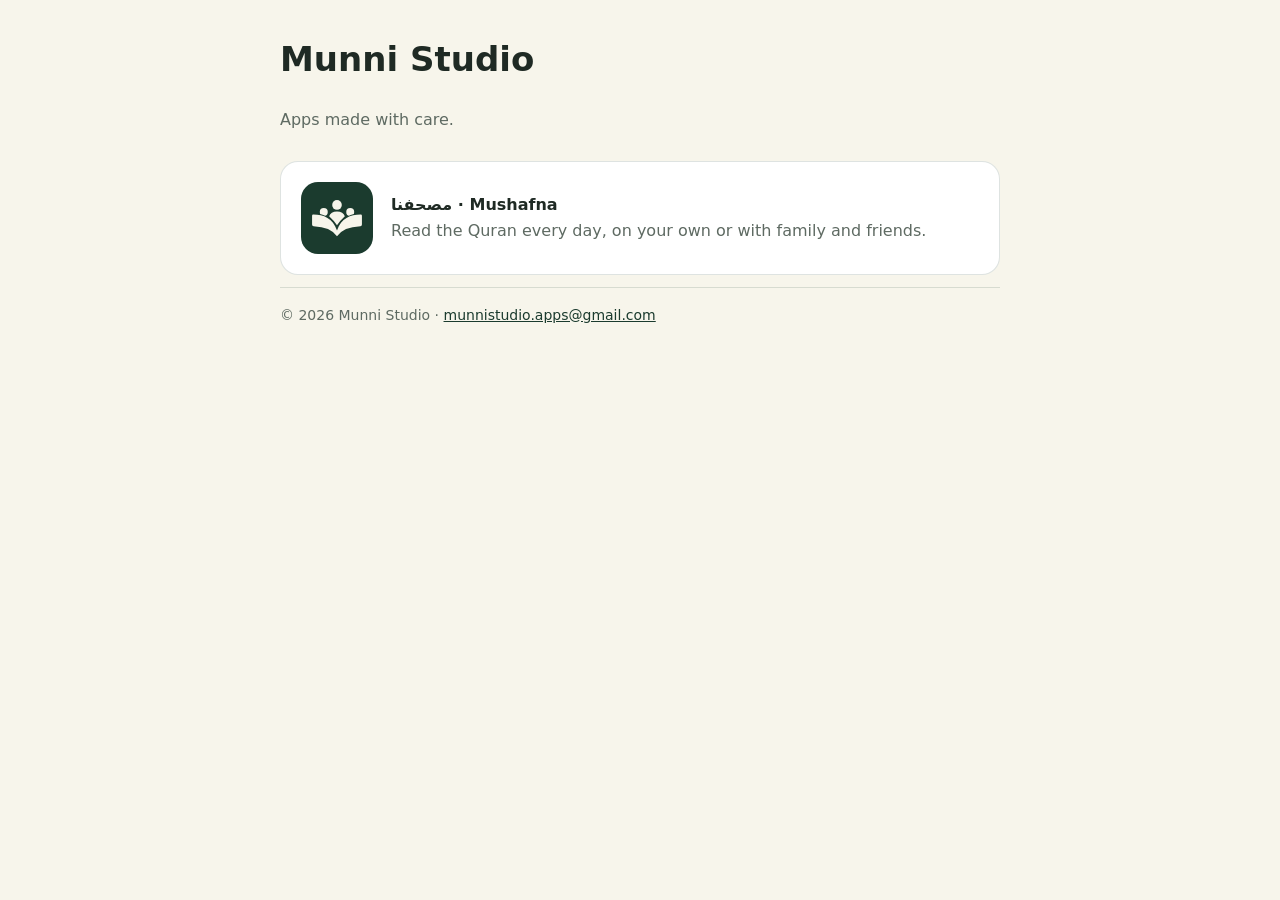
<file: index.html>
<!doctype html><html lang="en"><head><meta charset="utf-8"><meta name="viewport" content="width=device-width,initial-scale=1"><title>Munni Studio</title><link rel="stylesheet" href="style.css"></head><body><main><h1>Munni Studio</h1><p class="muted">Apps made with care.</p>
<a class="card" href="mushafna/"><div class="icon"><img src="mushafna/mark-cream.svg" alt=""></div><div><strong>مصحفنا · Mushafna</strong><br><span class="muted">Read the Quran every day, on your own or with family and friends.</span></div></a><footer>© 2026 Munni Studio · <a href="mailto:munnistudio.apps@gmail.com">munnistudio.apps@gmail.com</a></footer></main></body></html>
</file>
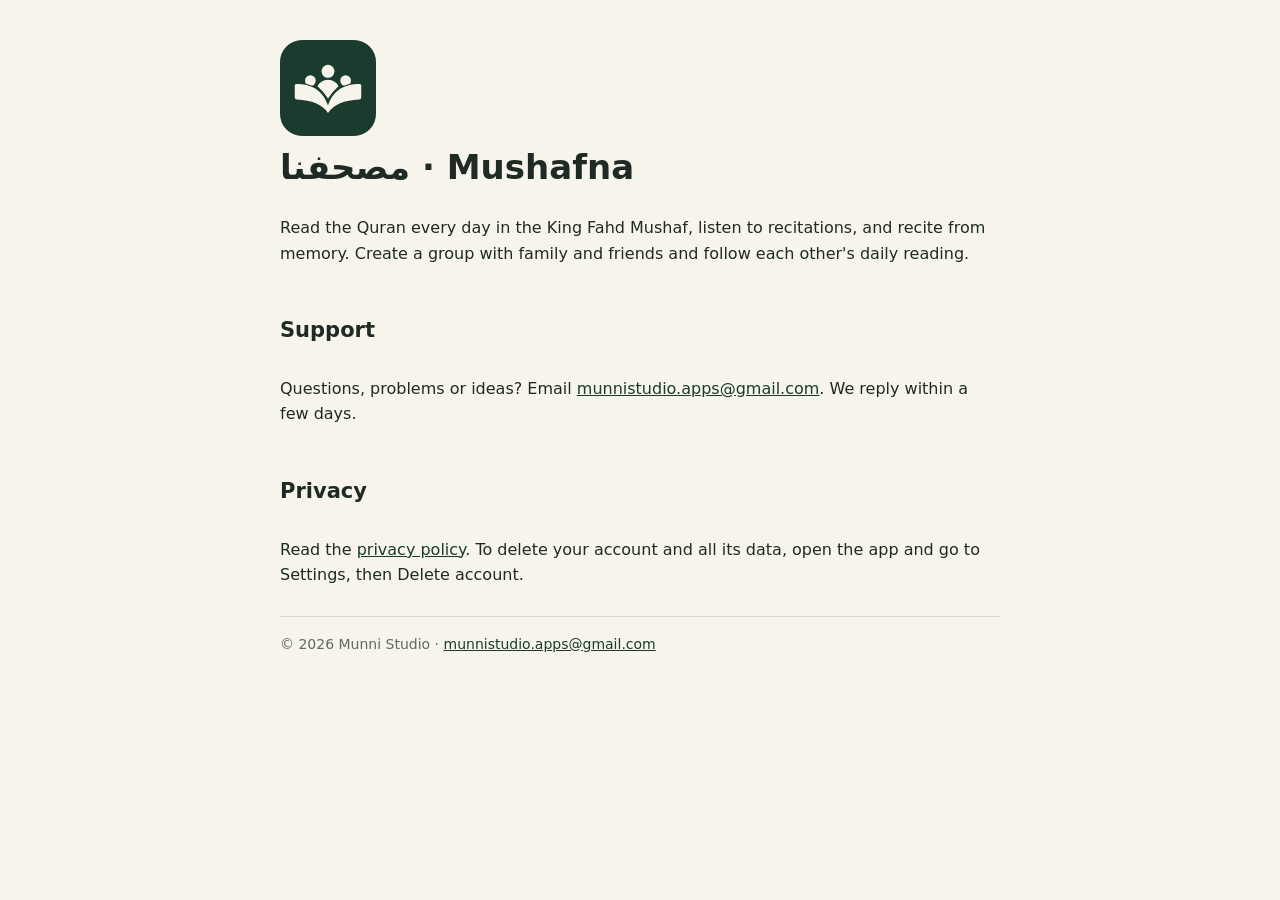
<file: mushafna/index.html>
<!doctype html><html lang="en"><head><meta charset="utf-8"><meta name="viewport" content="width=device-width,initial-scale=1"><title>Mushafna</title><link rel="stylesheet" href="../style.css"></head><body><main><div class="icon" style="width:96px;height:96px;border-radius:22px"><img src="mark-cream.svg" alt="" style="width:72px"></div>
<h1>مصحفنا · Mushafna</h1>
<p>Read the Quran every day in the King Fahd Mushaf, listen to recitations, and recite from memory. Create a group with family and friends and follow each other's daily reading.</p>
<h2>Support</h2><p>Questions, problems or ideas? Email <a href="mailto:munnistudio.apps@gmail.com">munnistudio.apps@gmail.com</a>. We reply within a few days.</p>
<h2>Privacy</h2><p>Read the <a href="privacy.html">privacy policy</a>. To delete your account and all its data, open the app and go to Settings, then Delete account.</p><footer>© 2026 Munni Studio · <a href="mailto:munnistudio.apps@gmail.com">munnistudio.apps@gmail.com</a></footer></main></body></html>
</file>
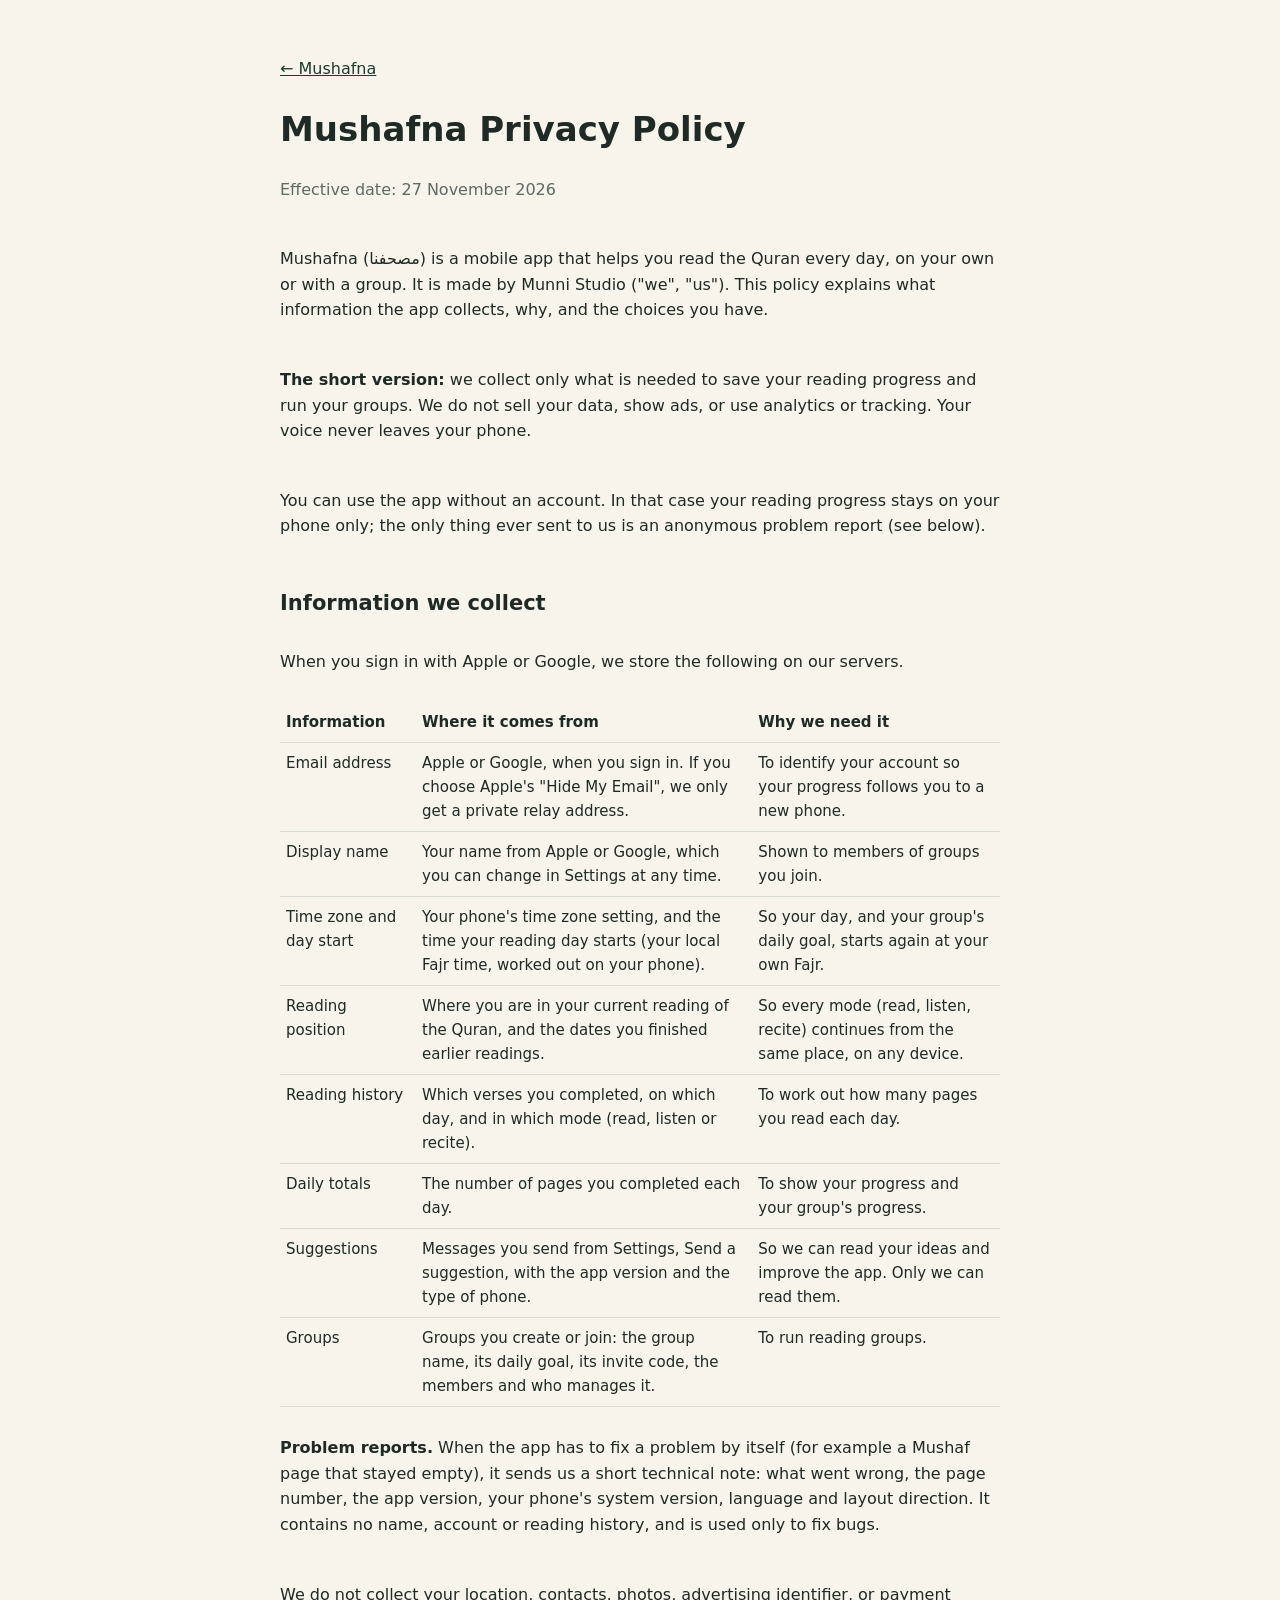
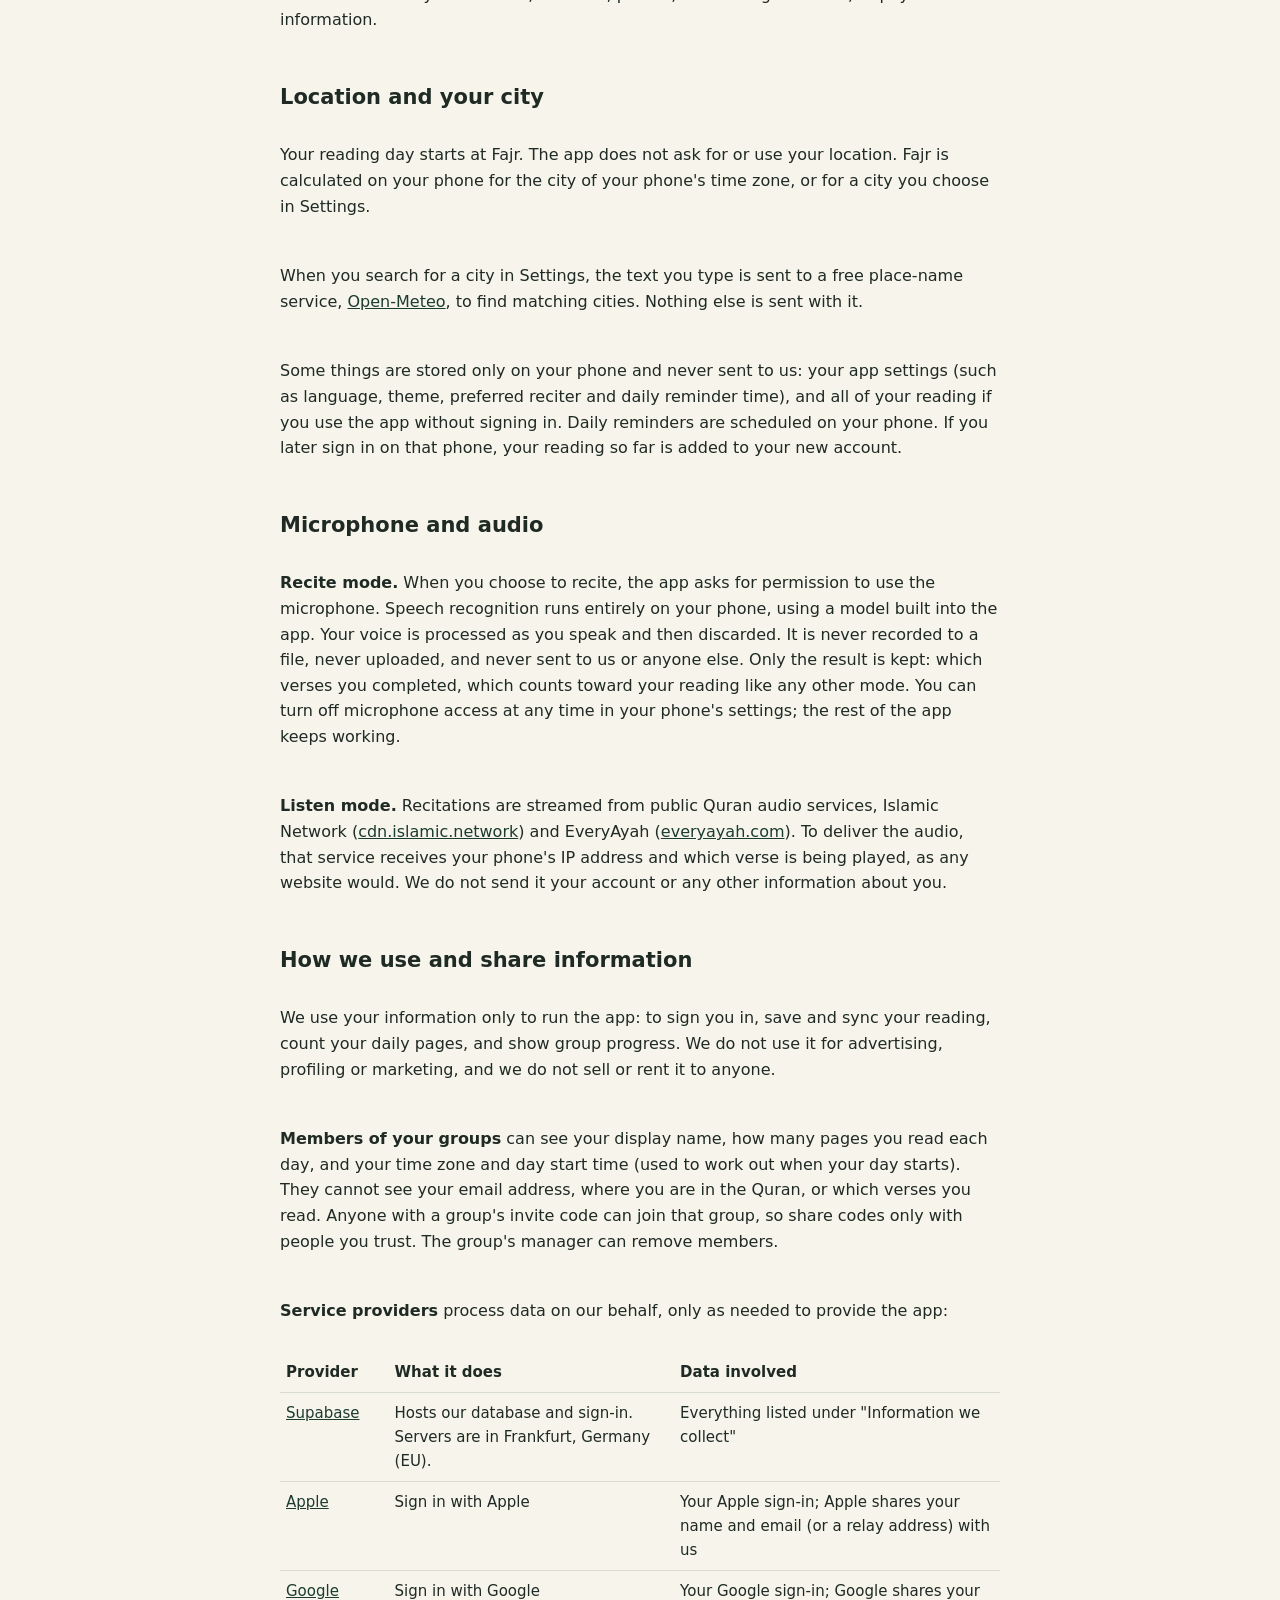
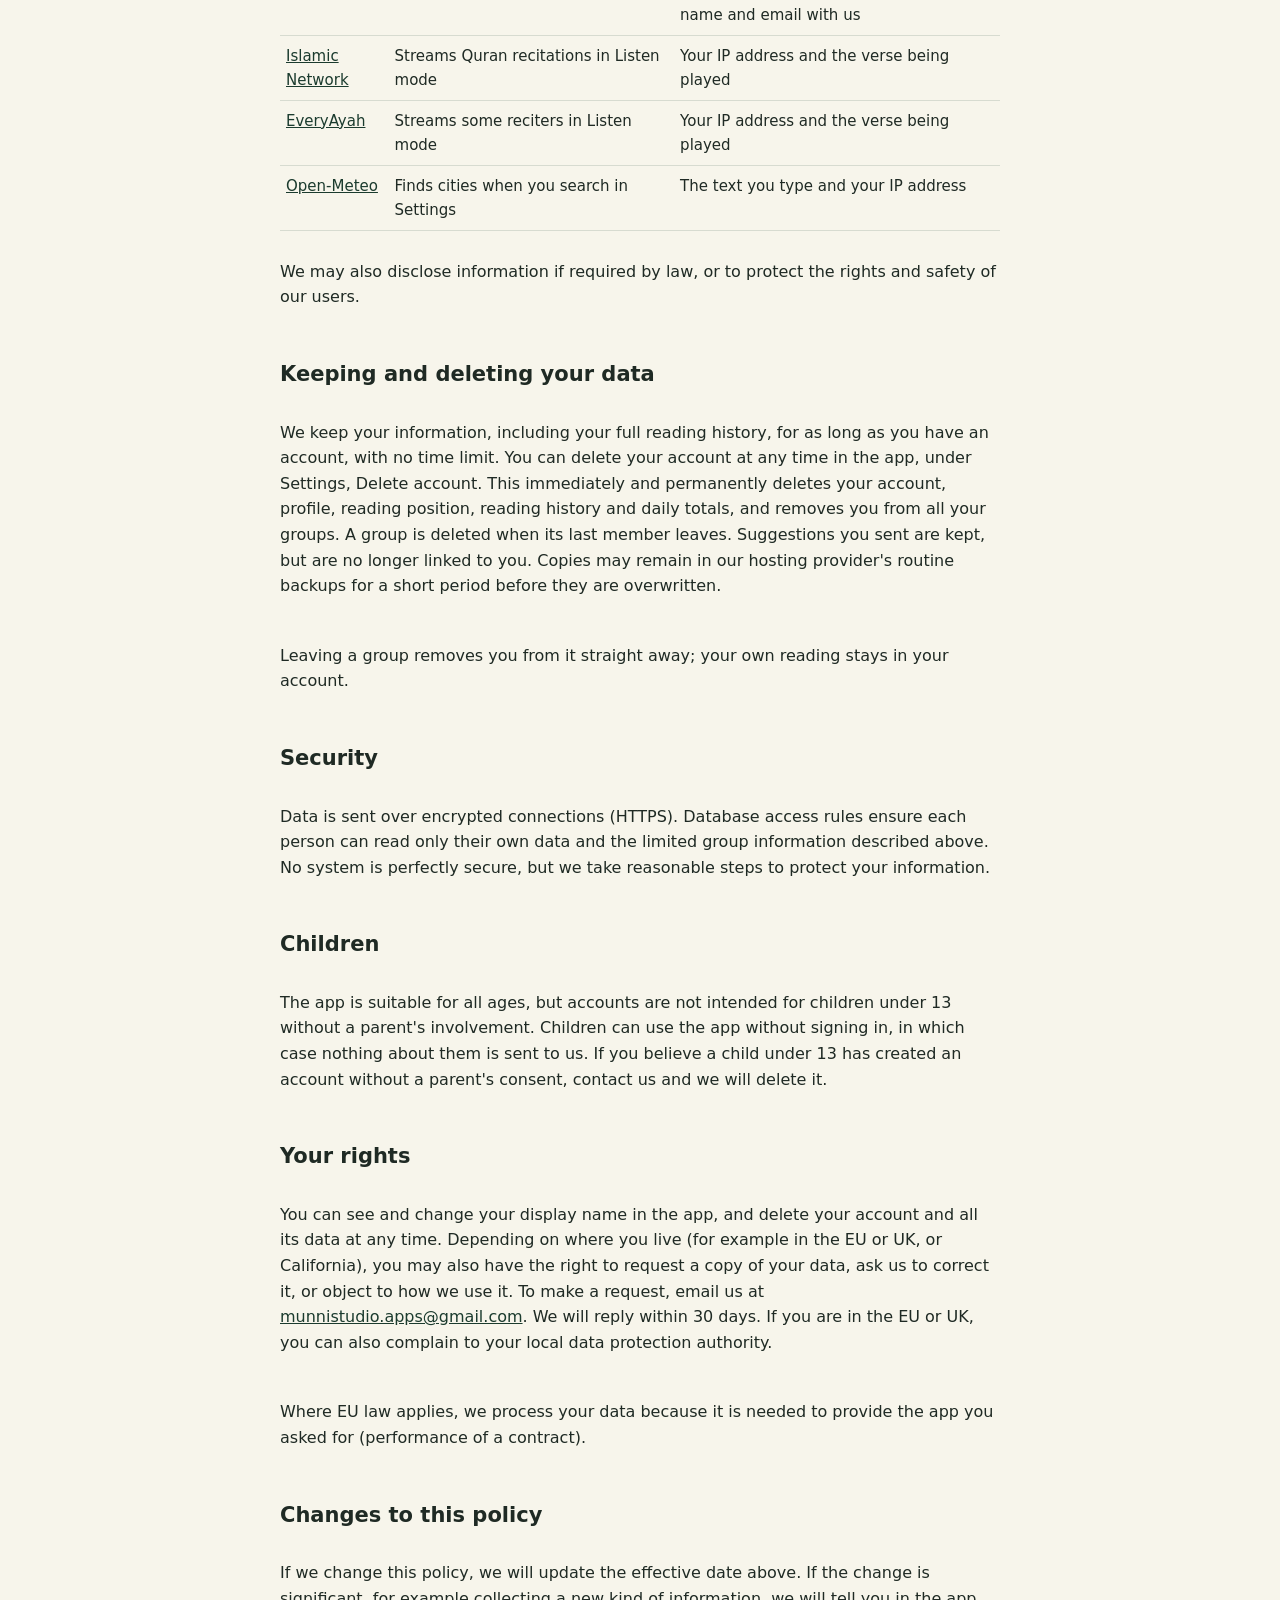
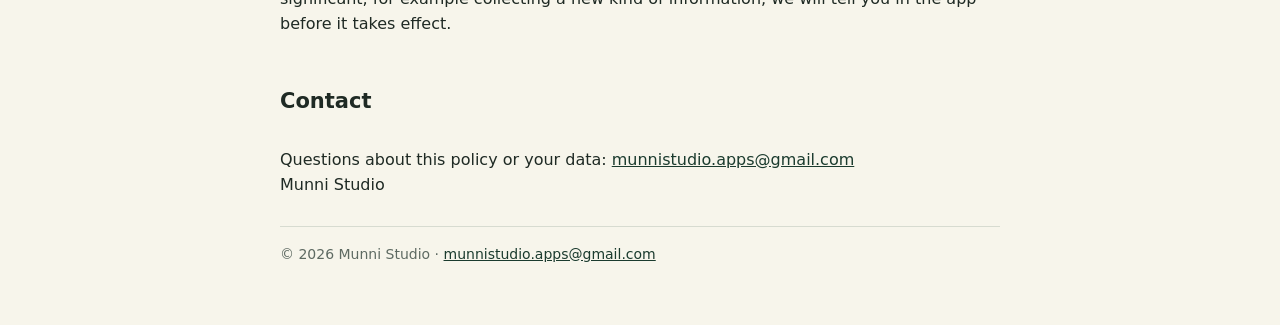
<file: mushafna/privacy.html>
<!doctype html><html lang="en"><head><meta charset="utf-8"><meta name="viewport" content="width=device-width,initial-scale=1"><title>Mushafna Privacy Policy</title><link rel="stylesheet" href="../style.css"></head><body><main><p><a href="./">← Mushafna</a></p>
<h1>Mushafna Privacy Policy</h1>
<p class="muted">Effective date: 27 November 2026</p>
<p>Mushafna (مصحفنا) is a mobile app that helps you read the Quran every day, on your own or with a group. It is made by Munni Studio ("we", "us"). This policy explains what information the app collects, why, and the choices you have.</p>
<p><strong>The short version:</strong> we collect only what is needed to save your reading progress and run your groups. We do not sell your data, show ads, or use analytics or tracking. Your voice never leaves your phone.</p>
<p>You can use the app without an account. In that case your reading progress stays on your phone only; the only thing ever sent to us is an anonymous problem report (see below).</p>
<h2>Information we collect</h2>
<p>When you sign in with Apple or Google, we store the following on our servers.</p>
<div class="wrap"><table><tr><th>Information</th><th>Where it comes from</th><th>Why we need it</th></tr><tr><td>Email address</td><td>Apple or Google, when you sign in. If you choose Apple's "Hide My Email", we only get a private relay address.</td><td>To identify your account so your progress follows you to a new phone.</td></tr><tr><td>Display name</td><td>Your name from Apple or Google, which you can change in Settings at any time.</td><td>Shown to members of groups you join.</td></tr><tr><td>Time zone and day start</td><td>Your phone's time zone setting, and the time your reading day starts (your local Fajr time, worked out on your phone).</td><td>So your day, and your group's daily goal, starts again at your own Fajr.</td></tr><tr><td>Reading position</td><td>Where you are in your current reading of the Quran, and the dates you finished earlier readings.</td><td>So every mode (read, listen, recite) continues from the same place, on any device.</td></tr><tr><td>Reading history</td><td>Which verses you completed, on which day, and in which mode (read, listen or recite).</td><td>To work out how many pages you read each day.</td></tr><tr><td>Daily totals</td><td>The number of pages you completed each day.</td><td>To show your progress and your group's progress.</td></tr><tr><td>Suggestions</td><td>Messages you send from Settings, Send a suggestion, with the app version and the type of phone.</td><td>So we can read your ideas and improve the app. Only we can read them.</td></tr><tr><td>Groups</td><td>Groups you create or join: the group name, its daily goal, its invite code, the members and who manages it.</td><td>To run reading groups.</td></tr></table></div>
<p><strong>Problem reports.</strong> When the app has to fix a problem by itself (for example a Mushaf page that stayed empty), it sends us a short technical note: what went wrong, the page number, the app version, your phone's system version, language and layout direction. It contains no name, account or reading history, and is used only to fix bugs.</p>
<p>We do not collect your location, contacts, photos, advertising identifier, or payment information.</p>
<h2>Location and your city</h2>
<p>Your reading day starts at Fajr. The app does not ask for or use your location. Fajr is calculated on your phone for the city of your phone's time zone, or for a city you choose in Settings.</p>
<p>When you search for a city in Settings, the text you type is sent to a free place-name service, <a href="https://open-meteo.com/en/terms">Open-Meteo</a>, to find matching cities. Nothing else is sent with it.</p>
<p>Some things are stored only on your phone and never sent to us: your app settings (such as language, theme, preferred reciter and daily reminder time), and all of your reading if you use the app without signing in. Daily reminders are scheduled on your phone. If you later sign in on that phone, your reading so far is added to your new account.</p>
<h2>Microphone and audio</h2>
<p><strong>Recite mode.</strong> When you choose to recite, the app asks for permission to use the microphone. Speech recognition runs entirely on your phone, using a model built into the app. Your voice is processed as you speak and then discarded. It is never recorded to a file, never uploaded, and never sent to us or anyone else. Only the result is kept: which verses you completed, which counts toward your reading like any other mode. You can turn off microphone access at any time in your phone's settings; the rest of the app keeps working.</p>
<p><strong>Listen mode.</strong> Recitations are streamed from public Quran audio services, Islamic Network (<a href="https://cdn.islamic.network">cdn.islamic.network</a>) and EveryAyah (<a href="https://everyayah.com">everyayah.com</a>). To deliver the audio, that service receives your phone's IP address and which verse is being played, as any website would. We do not send it your account or any other information about you.</p>
<h2>How we use and share information</h2>
<p>We use your information only to run the app: to sign you in, save and sync your reading, count your daily pages, and show group progress. We do not use it for advertising, profiling or marketing, and we do not sell or rent it to anyone.</p>
<p><strong>Members of your groups</strong> can see your display name, how many pages you read each day, and your time zone and day start time (used to work out when your day starts). They cannot see your email address, where you are in the Quran, or which verses you read. Anyone with a group's invite code can join that group, so share codes only with people you trust. The group's manager can remove members.</p>
<p><strong>Service providers</strong> process data on our behalf, only as needed to provide the app:</p>
<div class="wrap"><table><tr><th>Provider</th><th>What it does</th><th>Data involved</th></tr><tr><td><a href="https://supabase.com/privacy">Supabase</a></td><td>Hosts our database and sign-in. Servers are in Frankfurt, Germany (EU).</td><td>Everything listed under "Information we collect"</td></tr><tr><td><a href="https://www.apple.com/legal/privacy/">Apple</a></td><td>Sign in with Apple</td><td>Your Apple sign-in; Apple shares your name and email (or a relay address) with us</td></tr><tr><td><a href="https://policies.google.com/privacy">Google</a></td><td>Sign in with Google</td><td>Your Google sign-in; Google shares your name and email with us</td></tr><tr><td><a href="https://cdn.islamic.network">Islamic Network</a></td><td>Streams Quran recitations in Listen mode</td><td>Your IP address and the verse being played</td></tr><tr><td><a href="https://everyayah.com">EveryAyah</a></td><td>Streams some reciters in Listen mode</td><td>Your IP address and the verse being played</td></tr><tr><td><a href="https://open-meteo.com/en/terms">Open-Meteo</a></td><td>Finds cities when you search in Settings</td><td>The text you type and your IP address</td></tr></table></div>
<p>We may also disclose information if required by law, or to protect the rights and safety of our users.</p>
<h2>Keeping and deleting your data</h2>
<p>We keep your information, including your full reading history, for as long as you have an account, with no time limit. You can delete your account at any time in the app, under Settings, Delete account. This immediately and permanently deletes your account, profile, reading position, reading history and daily totals, and removes you from all your groups. A group is deleted when its last member leaves. Suggestions you sent are kept, but are no longer linked to you. Copies may remain in our hosting provider's routine backups for a short period before they are overwritten.</p>
<p>Leaving a group removes you from it straight away; your own reading stays in your account.</p>
<h2>Security</h2>
<p>Data is sent over encrypted connections (HTTPS). Database access rules ensure each person can read only their own data and the limited group information described above. No system is perfectly secure, but we take reasonable steps to protect your information.</p>
<h2>Children</h2>
<p>The app is suitable for all ages, but accounts are not intended for children under 13 without a parent's involvement. Children can use the app without signing in, in which case nothing about them is sent to us. If you believe a child under 13 has created an account without a parent's consent, contact us and we will delete it.</p>
<h2>Your rights</h2>
<p>You can see and change your display name in the app, and delete your account and all its data at any time. Depending on where you live (for example in the EU or UK, or California), you may also have the right to request a copy of your data, ask us to correct it, or object to how we use it. To make a request, email us at <a href="mailto:munnistudio.apps@gmail.com">munnistudio.apps@gmail.com</a>. We will reply within 30 days. If you are in the EU or UK, you can also complain to your local data protection authority.</p>
<p>Where EU law applies, we process your data because it is needed to provide the app you asked for (performance of a contract).</p>
<h2>Changes to this policy</h2>
<p>If we change this policy, we will update the effective date above. If the change is significant, for example collecting a new kind of information, we will tell you in the app before it takes effect.</p>
<h2>Contact</h2>
<p>Questions about this policy or your data: <a href="mailto:munnistudio.apps@gmail.com">munnistudio.apps@gmail.com</a><br>Munni Studio</p><footer>© 2026 Munni Studio · <a href="mailto:munnistudio.apps@gmail.com">munnistudio.apps@gmail.com</a></footer></main></body></html>
</file>
<file: style.css>
:root{--bg:#F7F5EB;--surface:#FFFFFF;--ink:#1F2A24;--ink2:#5E6A62;--line:rgba(27,59,46,.14);--green:#1B3B2E}
@media (prefers-color-scheme:dark){:root{--bg:#111A15;--surface:#18231D;--ink:#E7EDE8;--ink2:#9DAAA1;--line:rgba(231,237,232,.12);--green:#8AB79E}}
*{box-sizing:border-box}
body{margin:0;background:var(--bg);color:var(--ink);font:16px/1.6 "IBM Plex Sans Arabic","Segoe UI",system-ui,sans-serif;padding:40px max(20px,env(safe-area-inset-left)) 60px}
main{max-width:720px;margin:0 auto;display:flex;flex-direction:column;gap:12px}
h1{font-size:34px;line-height:1.15;margin:0}
h2{font-size:21px;margin:20px 0 0}
p,li{color:var(--ink)} .muted{color:var(--ink2)}
a{color:var(--green)}
.card{background:var(--surface);border:1px solid var(--line);border-radius:18px;padding:20px;display:flex;gap:18px;align-items:center;text-decoration:none;color:inherit}
.icon{width:72px;height:72px;border-radius:17px;background:#1B3B2E;display:flex;align-items:center;justify-content:center;flex:none}
.icon img{width:54px}
table{width:100%;border-collapse:collapse;font-size:15px}
th,td{border-bottom:1px solid var(--line);padding:8px 6px;text-align:start;vertical-align:top}
.wrap{overflow-x:auto}
footer{color:var(--ink2);font-size:14px;border-top:1px solid var(--line);padding-top:16px}
</file>
